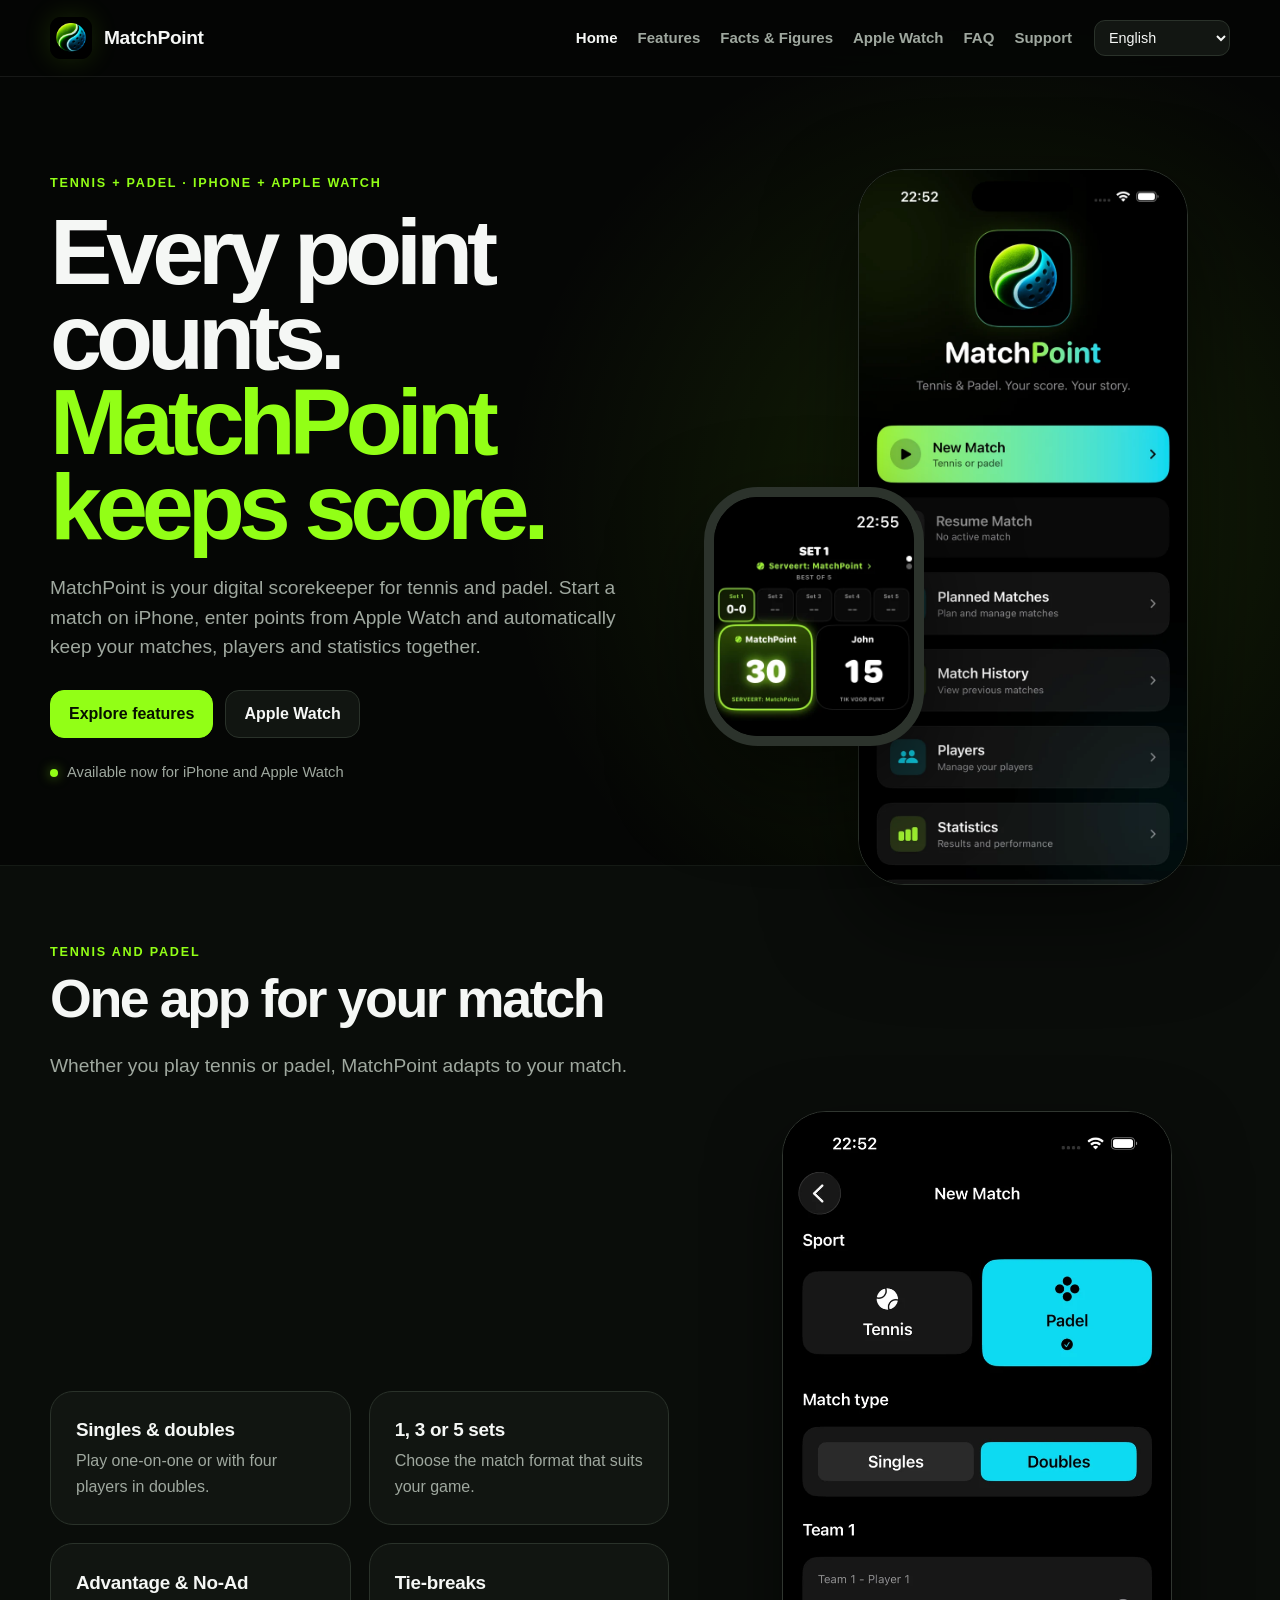
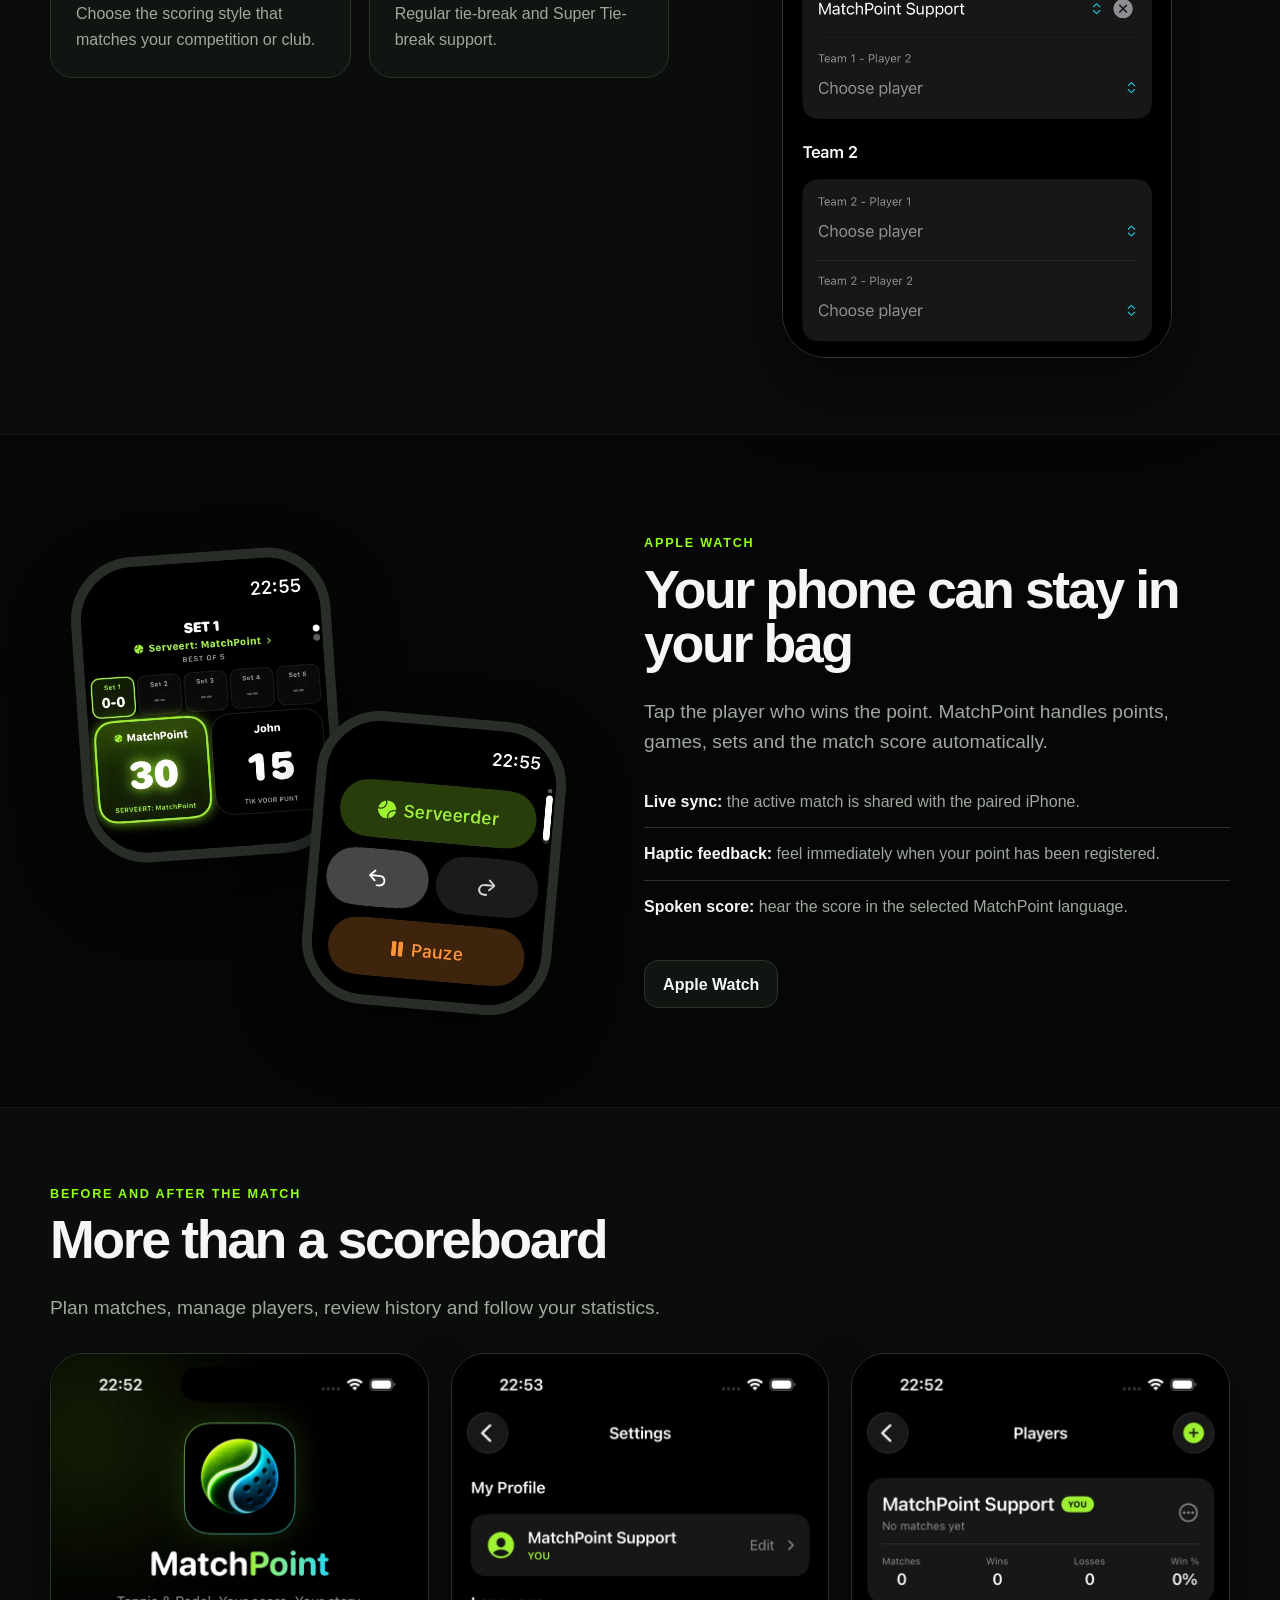
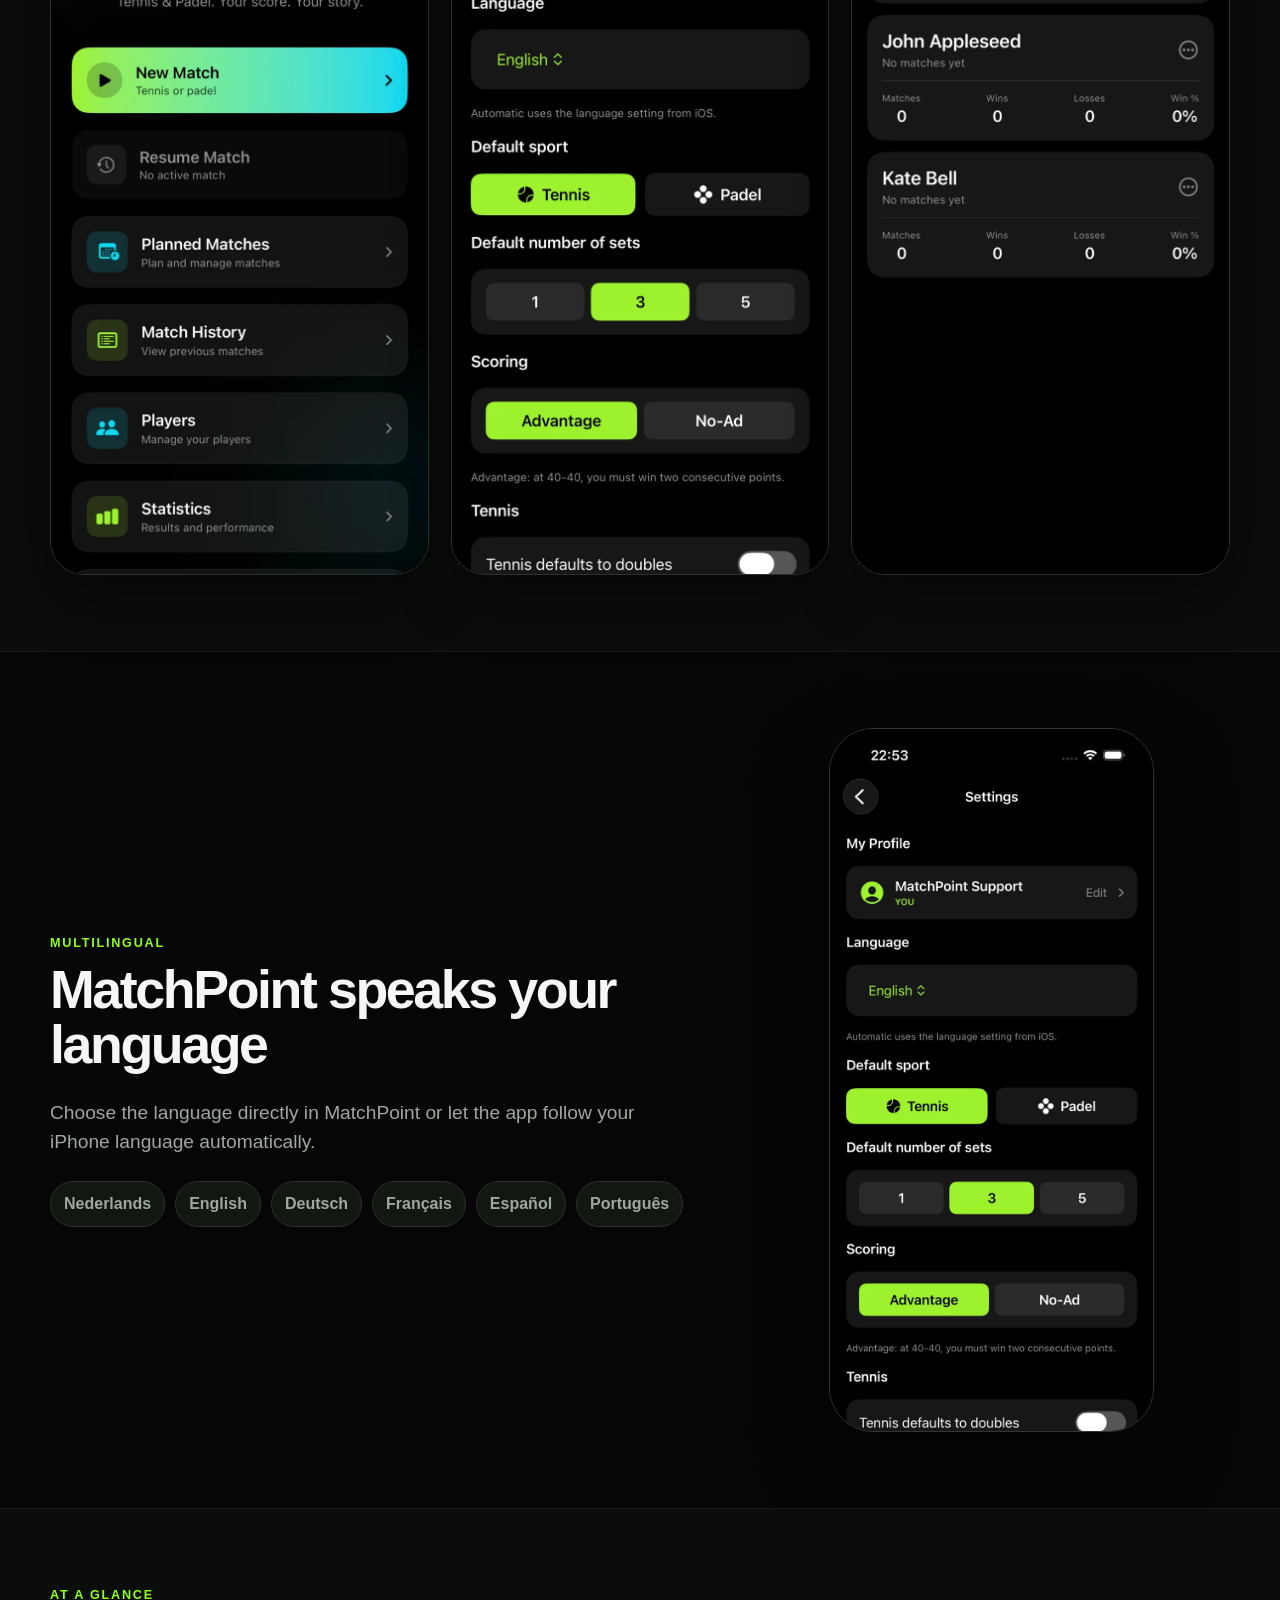
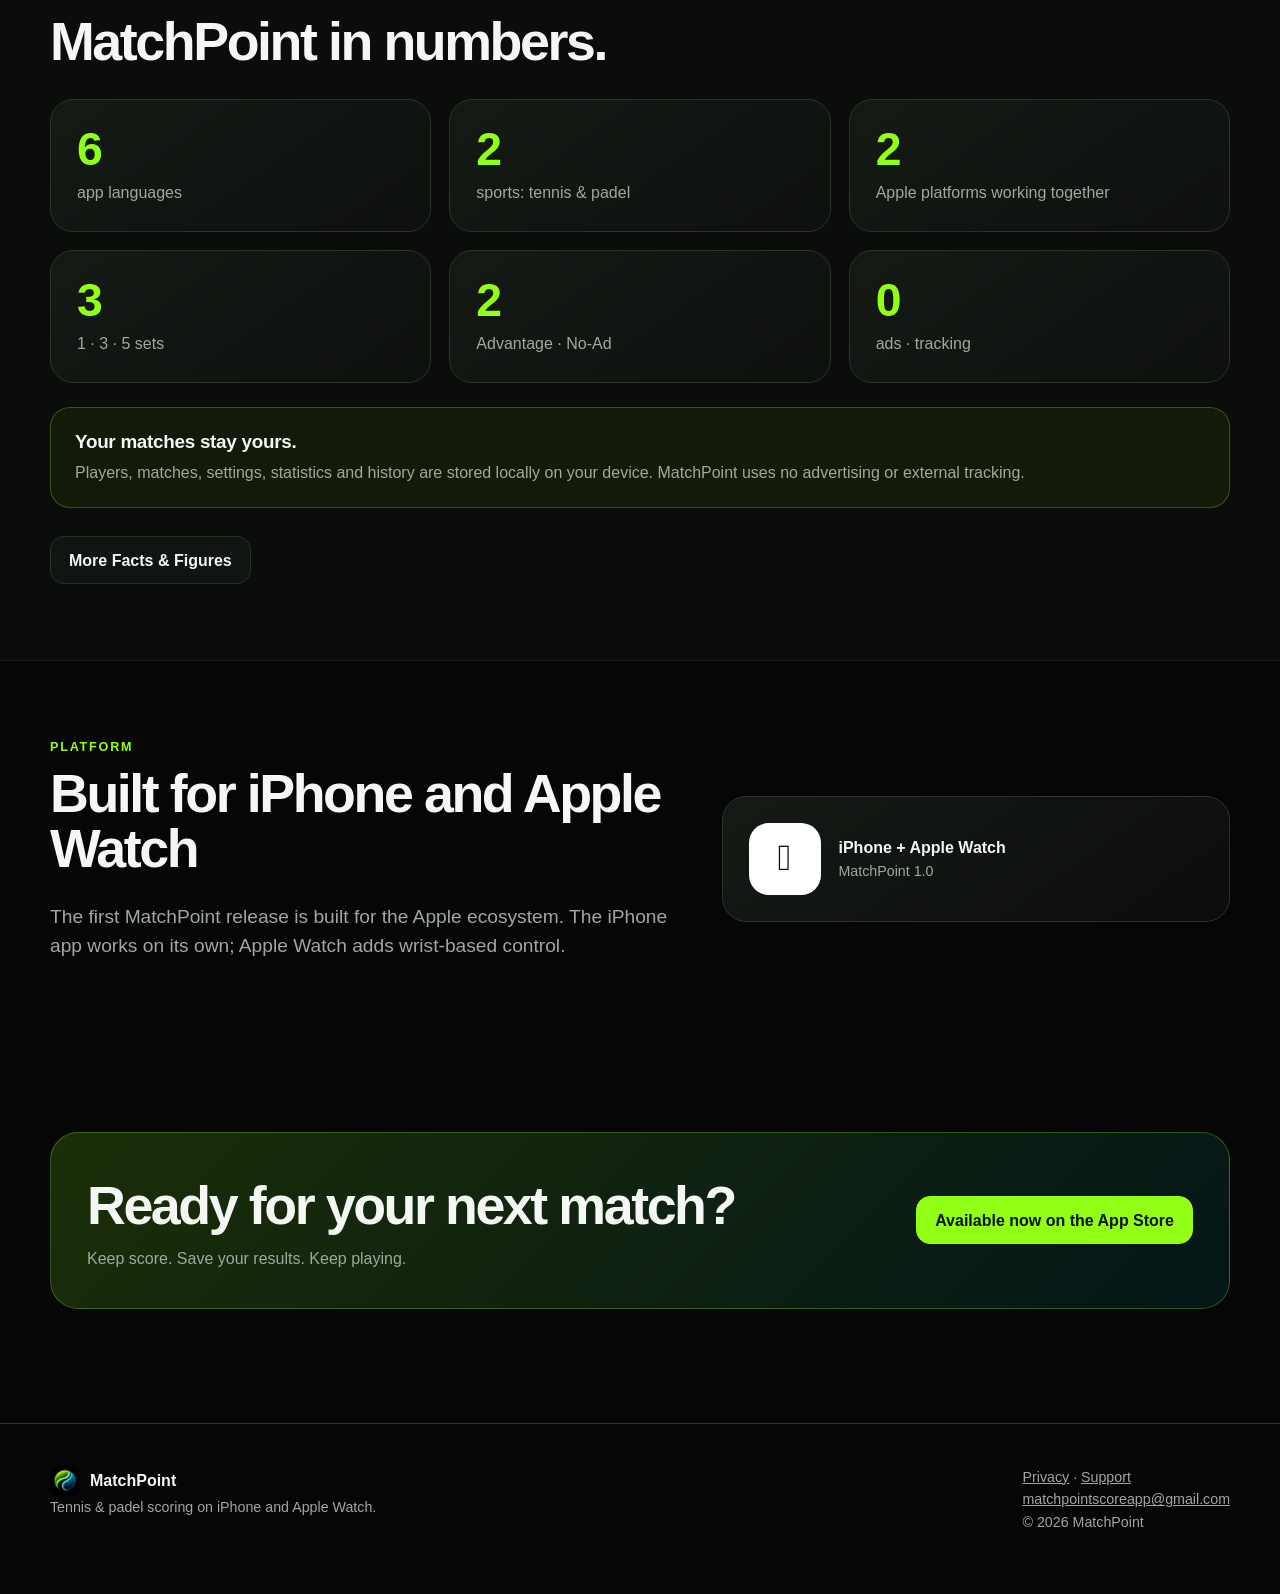
<file: index.html>
<!doctype html>
<html lang="en">
<head>
<meta charset="utf-8">
<meta name="viewport" content="width=device-width,initial-scale=1">
<title>MatchPoint</title>
<meta name="theme-color" content="#050605">
<link rel="icon" href="assets/matchpoint-icon.png">
<link rel="apple-touch-icon" href="assets/matchpoint-icon.png">
<link rel="stylesheet" href="assets/styles.css">
<script src="assets/site.js" defer></script>
</head>
<body>
<header><div class="wrap nav">
<a class="brand" href="index.html"><img src="assets/matchpoint-icon.png" alt="MatchPoint"><span>MatchPoint</span></a>
<div class="nav-right"><nav><a href="index.html" class="active" data-i18n="nav.home"></a><a href="features.html" data-i18n="nav.features"></a><a href="facts.html" data-i18n="nav.facts"></a><a href="watch.html" data-i18n="nav.watch"></a><a href="faq.html" data-i18n="nav.faq"></a><a href="support.html" data-i18n="nav.support"></a></nav>
<select id="langSelect" class="lang-select" aria-label="Language"><option value="nl">Nederlands</option><option value="en">English</option><option value="de">Deutsch</option><option value="fr">Français</option><option value="es">Español</option><option value="pt">Português</option></select></div>
</div></header>
<main>
<section class="hero"><div class="wrap hero-grid">
  <div>
    <div class="kicker" data-i18n="home.kicker"></div>
    <h1><span data-i18n="home.title1"></span><br><span class="accent" data-i18n="home.title2"></span></h1>
    <p class="lead" data-i18n="home.lead"></p>
    <div class="cta-row"><a class="btn primary" href="features.html" data-i18n="home.cta1"></a><a class="btn secondary" href="watch.html" data-i18n="home.cta2"></a></div>
    <div class="platform-note"><span class="dot"></span><span data-i18n="home.available"></span></div>
  </div>
  <div class="hero-visual">
    <figure class="product-shot iphone-shot"><img src="assets/screenshots/iphone-home.webp" alt="MatchPoint on iPhone"></figure>
    <figure class="product-shot watch-shot"><img src="assets/screenshots/watch-score.webp" alt="MatchPoint on Apple Watch"></figure>
  </div>
</div></section>

<section class="section alt"><div class="wrap">
  <div class="section-head"><div class="kicker" data-i18n="home.sports.kicker"></div><h2 data-i18n="home.sports.title"></h2><p class="lead" data-i18n="home.sports.lead"></p></div>
  <div class="feature-with-shot">
    <div class="grid-2 feature-cards">
      <div class="card"><h3 data-i18n="feat.1t"></h3><p data-i18n="feat.1d"></p></div>
      <div class="card"><h3 data-i18n="feat.4t"></h3><p data-i18n="feat.4d"></p></div>
      <div class="card"><h3 data-i18n="feat.2t"></h3><p data-i18n="feat.2d"></p></div>
      <div class="card"><h3 data-i18n="feat.3t"></h3><p data-i18n="feat.3d"></p></div>
    </div>
    <figure class="phone-showcase"><img src="assets/screenshots/iphone-new-match.webp" alt="New Match in MatchPoint"></figure>
  </div>
</div></section>

<section class="section"><div class="wrap watch-home-grid">
  <div class="watch-stack">
    <figure><img src="assets/screenshots/watch-score.webp" alt="MatchPoint score on Apple Watch"></figure>
    <figure><img src="assets/screenshots/watch-controls.webp" alt="MatchPoint controls on Apple Watch"></figure>
  </div>
  <div>
    <div class="kicker" data-i18n="home.watchsec.kicker"></div><h2 data-i18n="home.watchsec.title"></h2><p class="lead" data-i18n="home.watchsec.lead"></p>
    <ul class="list"><li><strong data-i18n="watch.l2t"></strong> <span data-i18n="watch.l2d"></span></li><li><strong data-i18n="home.haptic"></strong> <span data-i18n="home.haptictext"></span></li><li><strong data-i18n="watch.l3t"></strong> <span data-i18n="watch.l3d"></span></li></ul>
    <div class="cta-row"><a class="btn secondary" href="watch.html" data-i18n="home.cta2"></a></div>
  </div>
</div></section>

<section class="section alt"><div class="wrap">
  <div class="section-head"><div class="kicker" data-i18n="home.around.kicker"></div><h2 data-i18n="home.around.title"></h2><p class="lead" data-i18n="home.around.lead"></p></div>
  <div class="screen-gallery three"><figure><img src="assets/screenshots/iphone-home.webp" alt="MatchPoint home screen"></figure><figure><img src="assets/screenshots/iphone-settings.webp" alt="Settings in MatchPoint"></figure><figure><img src="assets/screenshots/iphone-players.webp" alt="Players in MatchPoint"></figure></div>
</div></section>

<section class="section"><div class="wrap language-grid">
  <div><div class="kicker" data-i18n="home.lang.kicker"></div><h2 data-i18n="home.lang.title"></h2><p class="lead" data-i18n="home.lang.lead"></p><div class="language-chips"><span>Nederlands</span><span>English</span><span>Deutsch</span><span>Français</span><span>Español</span><span>Português</span></div></div>
  <figure class="phone-showcase small-phone"><img src="assets/screenshots/iphone-settings.webp" alt="Language settings in MatchPoint"></figure>
</div></section>

<section class="section alt"><div class="wrap">
  <div class="section-head"><div class="kicker" data-i18n="home.facts.kicker"></div><h2 data-i18n="home.facts.title"></h2></div>
  <div class="grid-3"><div class="stat"><strong>6</strong><span data-i18n="home.stat1"></span></div><div class="stat"><strong>2</strong><span data-i18n="home.stat2"></span></div><div class="stat"><strong>2</strong><span data-i18n="home.stat3"></span></div><div class="stat"><strong>3</strong><span>1 · 3 · 5 sets</span></div><div class="stat"><strong>2</strong><span>Advantage · No-Ad</span></div><div class="stat"><strong>0</strong><span>ads · tracking</span></div></div>
  <div class="privacy-note"><h3 data-i18n="home.privacy.title"></h3><p data-i18n="home.privacy.text"></p></div>
  <div class="cta-row"><a class="btn secondary" href="facts.html" data-i18n="home.morefacts"></a></div>
</div></section>

<section class="section"><div class="wrap platform-grid"><div><div class="kicker" data-i18n="home.platform.kicker"></div><h2 data-i18n="home.platform.title"></h2><p class="lead" data-i18n="home.platform.text"></p></div><div class="platform-card"><div class="platform-icon"></div><div><strong>iPhone + Apple Watch</strong><div class="small">MatchPoint 1.0</div></div></div></div></section>

<section class="section"><div class="wrap"><div class="cta-band"><div><h2 data-i18n="home.final.title"></h2><p data-i18n="home.final.text"></p></div><span class="btn primary disabled-cta" data-i18n="home.final.cta"></span></div></div></section>
</main>
<footer><div class="wrap footer-grid"><div><div class="footer-brand"><img src="assets/matchpoint-icon.png" alt=""><span>MatchPoint</span></div><div class="small" data-i18n="footer.tagline"></div></div><div class="small"><a href="privacy.html" data-i18n="footer.privacy"></a> · <a href="support.html" data-i18n="footer.support"></a><br><a href="mailto:matchpointscoreapp@gmail.com">matchpointscoreapp@gmail.com</a><br>© 2026 MatchPoint</div></div></footer>
</body></html>
</file>
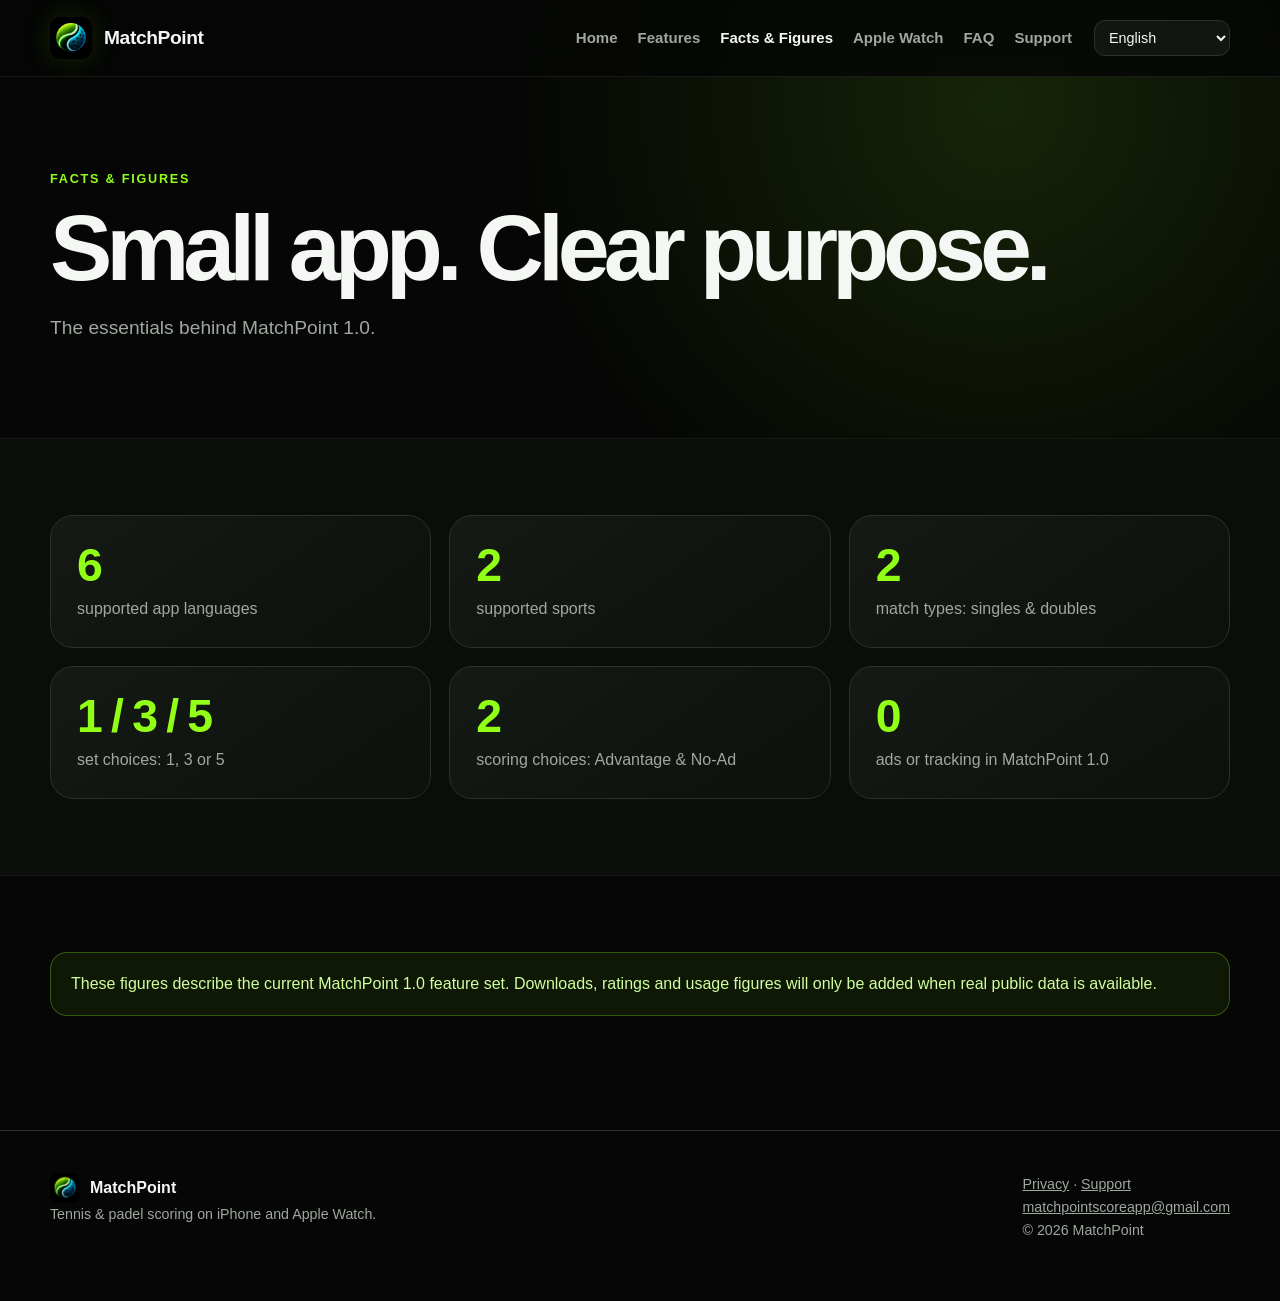
<file: facts.html>
<!doctype html>
<html lang="en">
<head>
<meta charset="utf-8">
<meta name="viewport" content="width=device-width,initial-scale=1">
<title>MatchPoint</title>
<meta name="theme-color" content="#050605">
<link rel="icon" href="assets/matchpoint-icon.png">
<link rel="apple-touch-icon" href="assets/matchpoint-icon.png">
<link rel="stylesheet" href="assets/styles.css">
<script src="assets/site.js" defer></script>
</head>
<body>
<header><div class="wrap nav">
<a class="brand" href="index.html"><img src="assets/matchpoint-icon.png" alt="MatchPoint"><span>MatchPoint</span></a>
<div class="nav-right"><nav><a href="index.html" class="" data-i18n="nav.home"></a><a href="features.html" class="" data-i18n="nav.features"></a><a href="facts.html" class="active" data-i18n="nav.facts"></a><a href="watch.html" class="" data-i18n="nav.watch"></a><a href="faq.html" class="" data-i18n="nav.faq"></a><a href="support.html" class="" data-i18n="nav.support"></a></nav>
<select id="langSelect" class="lang-select" aria-label="Language">
<option value="nl">Nederlands</option><option value="en">English</option><option value="de">Deutsch</option><option value="fr">Français</option><option value="es">Español</option><option value="pt">Português</option>
</select></div>
</div></header>
<main><section class="hero"><div class="wrap"><div class="kicker" data-i18n="facts.kicker"></div><h1 data-i18n="facts.title"></h1><p class="lead" data-i18n="facts.lead"></p></div></section><section class="section alt"><div class="wrap grid-3"><div class="stat"><strong>6</strong><span data-i18n="facts.s1"></span></div><div class="stat"><strong>2</strong><span data-i18n="facts.s2"></span></div><div class="stat"><strong>2</strong><span data-i18n="facts.s3"></span></div><div class="stat"><strong>1 / 3 / 5</strong><span data-i18n="facts.s4"></span></div><div class="stat"><strong>2</strong><span data-i18n="facts.s5"></span></div><div class="stat"><strong>0</strong><span data-i18n="facts.s6"></span></div></div></section><section class="section"><div class="wrap"><div class="notice" data-i18n="facts.note"></div></div></section></main>
<footer><div class="wrap footer-grid"><div><div class="footer-brand"><img src="assets/matchpoint-icon.png" alt=""><span>MatchPoint</span></div><div class="small" data-i18n="footer.tagline"></div></div><div class="small"><a href="privacy.html" data-i18n="footer.privacy"></a> · <a href="support.html" data-i18n="footer.support"></a><br><a href="mailto:matchpointscoreapp@gmail.com">matchpointscoreapp@gmail.com</a><br>© 2026 MatchPoint</div></div></footer>
</body></html>
</file>
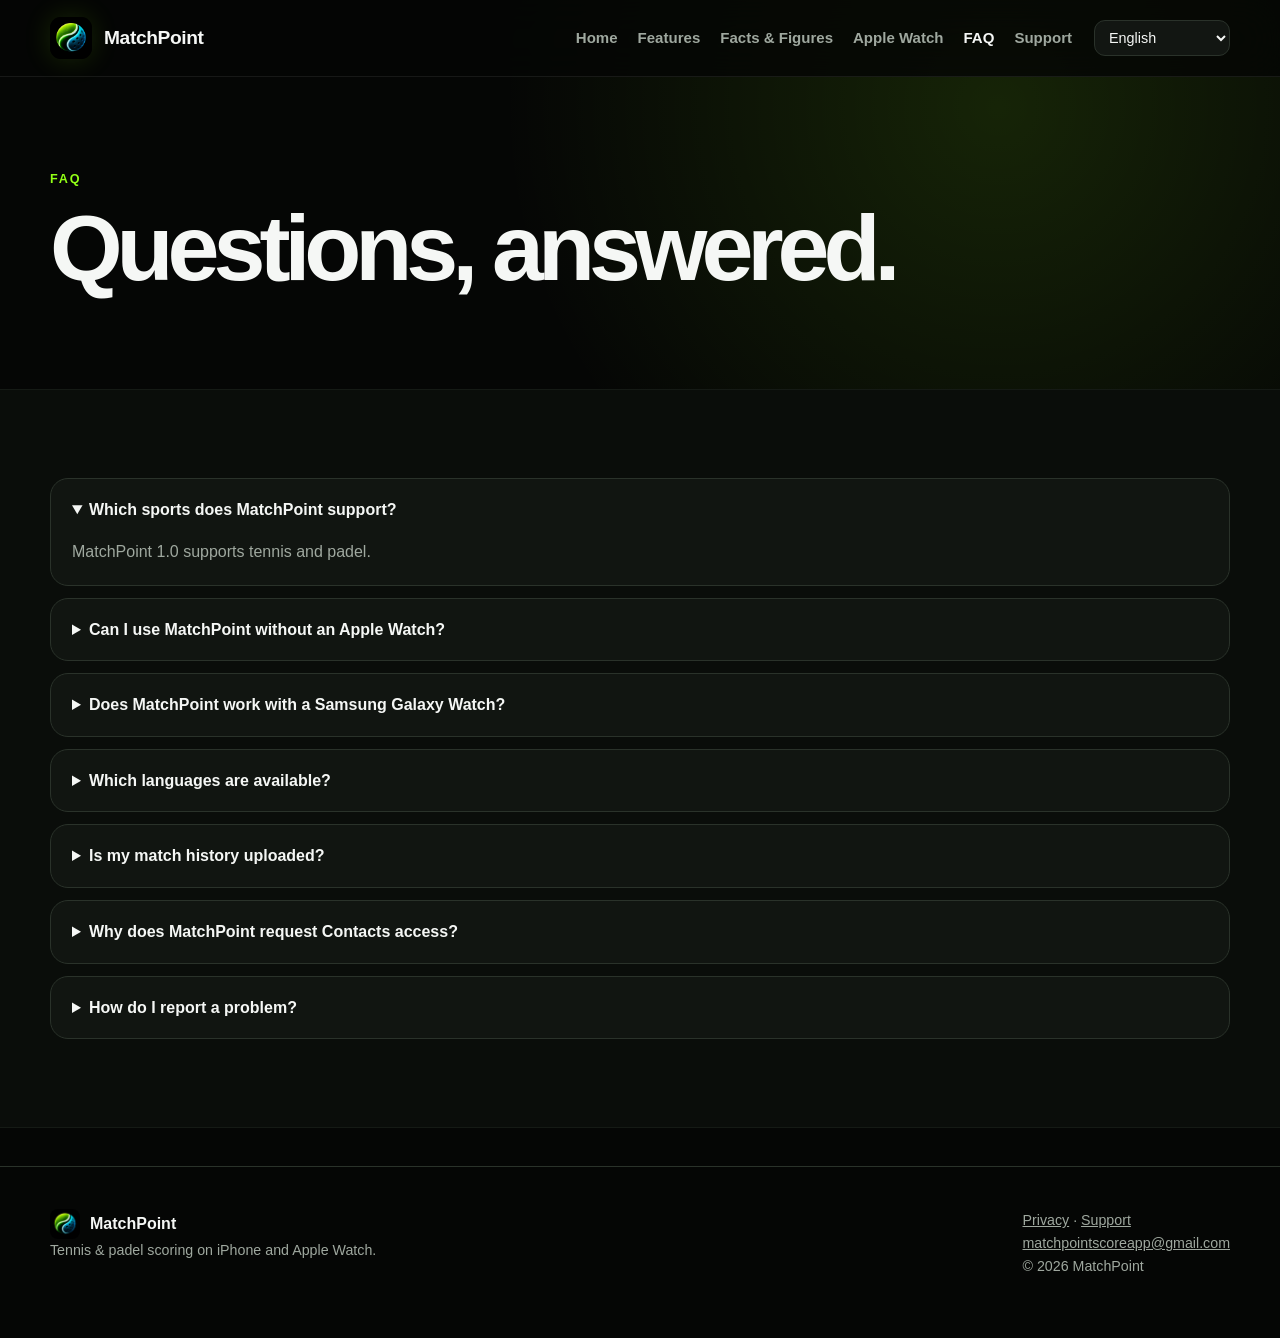
<file: faq.html>
<!doctype html>
<html lang="en">
<head>
<meta charset="utf-8">
<meta name="viewport" content="width=device-width,initial-scale=1">
<title>MatchPoint</title>
<meta name="theme-color" content="#050605">
<link rel="icon" href="assets/matchpoint-icon.png">
<link rel="apple-touch-icon" href="assets/matchpoint-icon.png">
<link rel="stylesheet" href="assets/styles.css">
<script src="assets/site.js" defer></script>
</head>
<body>
<header><div class="wrap nav">
<a class="brand" href="index.html"><img src="assets/matchpoint-icon.png" alt="MatchPoint"><span>MatchPoint</span></a>
<div class="nav-right"><nav><a href="index.html" class="" data-i18n="nav.home"></a><a href="features.html" class="" data-i18n="nav.features"></a><a href="facts.html" class="" data-i18n="nav.facts"></a><a href="watch.html" class="" data-i18n="nav.watch"></a><a href="faq.html" class="active" data-i18n="nav.faq"></a><a href="support.html" class="" data-i18n="nav.support"></a></nav>
<select id="langSelect" class="lang-select" aria-label="Language">
<option value="nl">Nederlands</option><option value="en">English</option><option value="de">Deutsch</option><option value="fr">Français</option><option value="es">Español</option><option value="pt">Português</option>
</select></div>
</div></header>
<main><section class="hero"><div class="wrap"><div class="kicker" data-i18n="faq.kicker"></div><h1 data-i18n="faq.title"></h1></div></section><section class="section alt"><div class="wrap faq"><details open><summary data-i18n="faq.q1"></summary><p data-i18n="faq.a1"></p></details><details ><summary data-i18n="faq.q2"></summary><p data-i18n="faq.a2"></p></details><details ><summary data-i18n="faq.q3"></summary><p data-i18n="faq.a3"></p></details><details ><summary data-i18n="faq.q4"></summary><p data-i18n="faq.a4"></p></details><details ><summary data-i18n="faq.q5"></summary><p data-i18n="faq.a5"></p></details><details ><summary data-i18n="faq.q6"></summary><p data-i18n="faq.a6"></p></details><details ><summary data-i18n="faq.q7"></summary><p data-i18n="faq.a7"></p></details></div></section></main>
<footer><div class="wrap footer-grid"><div><div class="footer-brand"><img src="assets/matchpoint-icon.png" alt=""><span>MatchPoint</span></div><div class="small" data-i18n="footer.tagline"></div></div><div class="small"><a href="privacy.html" data-i18n="footer.privacy"></a> · <a href="support.html" data-i18n="footer.support"></a><br><a href="mailto:matchpointscoreapp@gmail.com">matchpointscoreapp@gmail.com</a><br>© 2026 MatchPoint</div></div></footer>
</body></html>
</file>
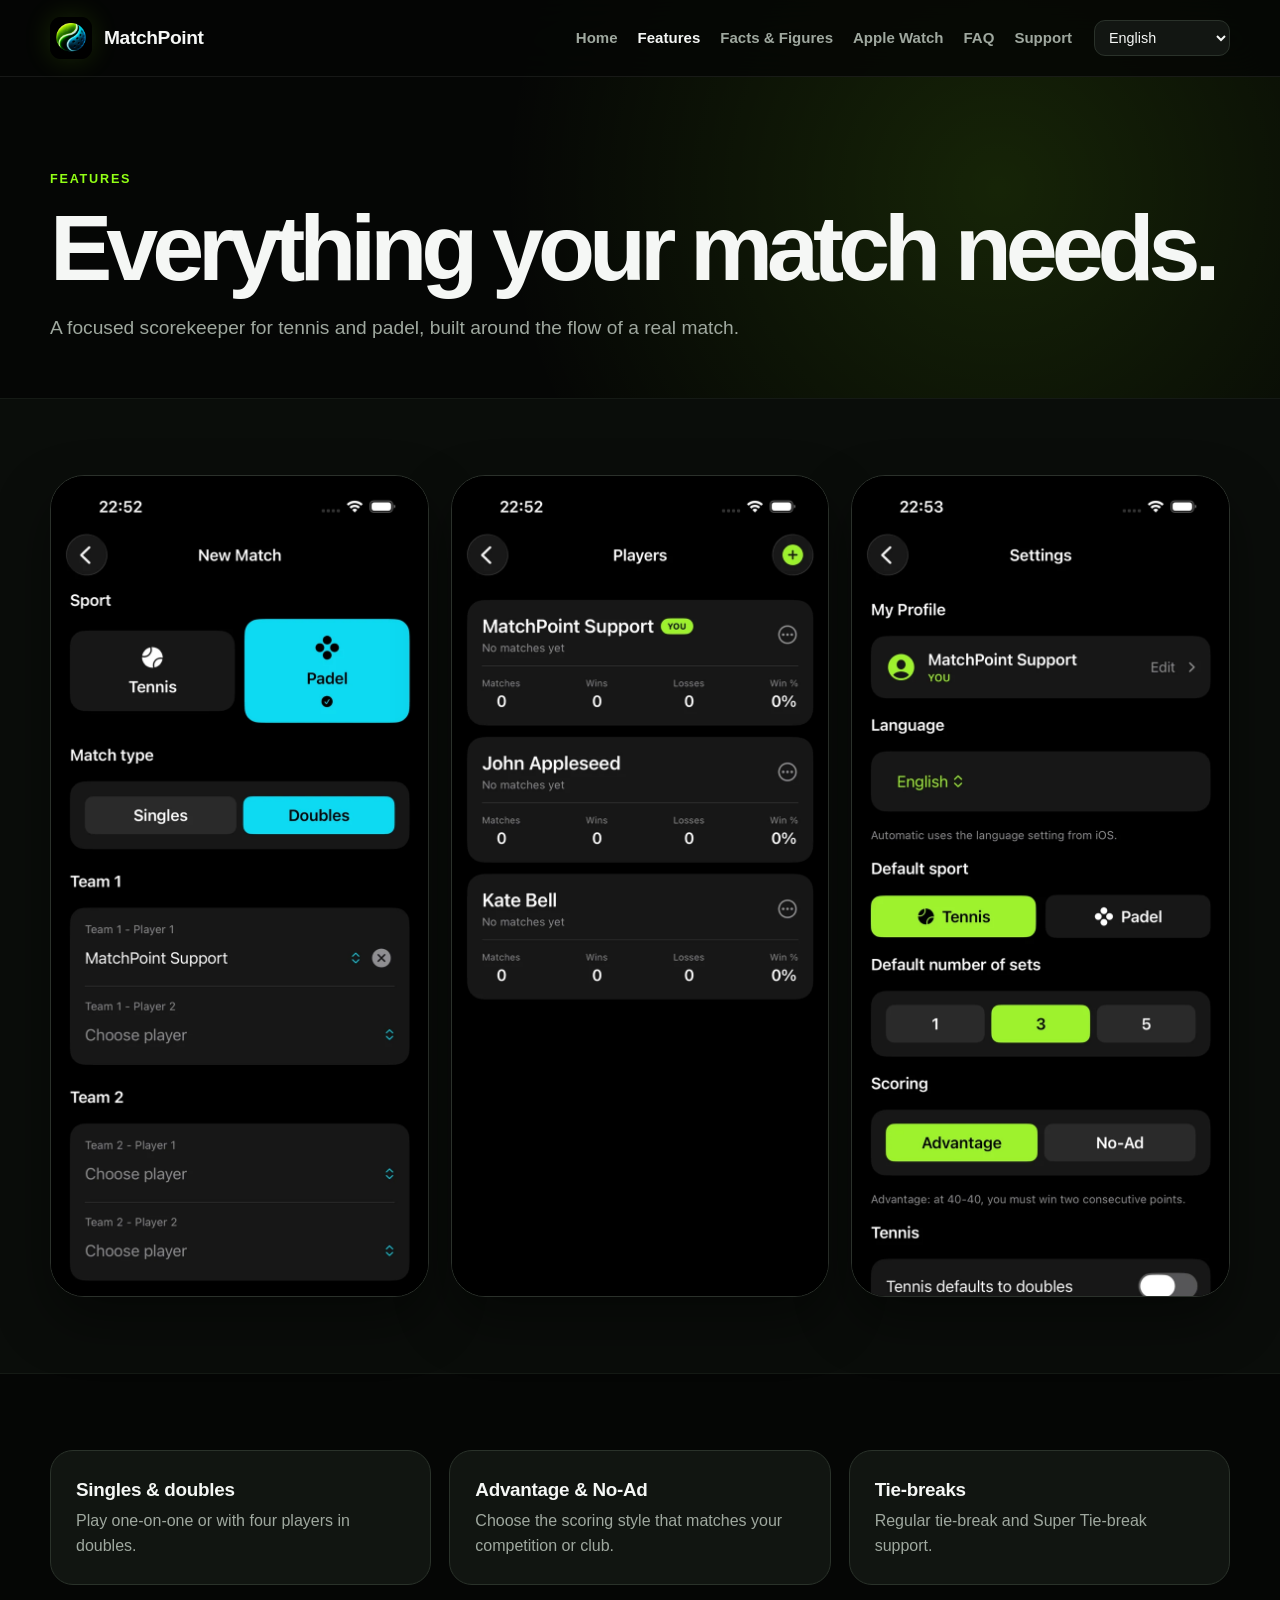
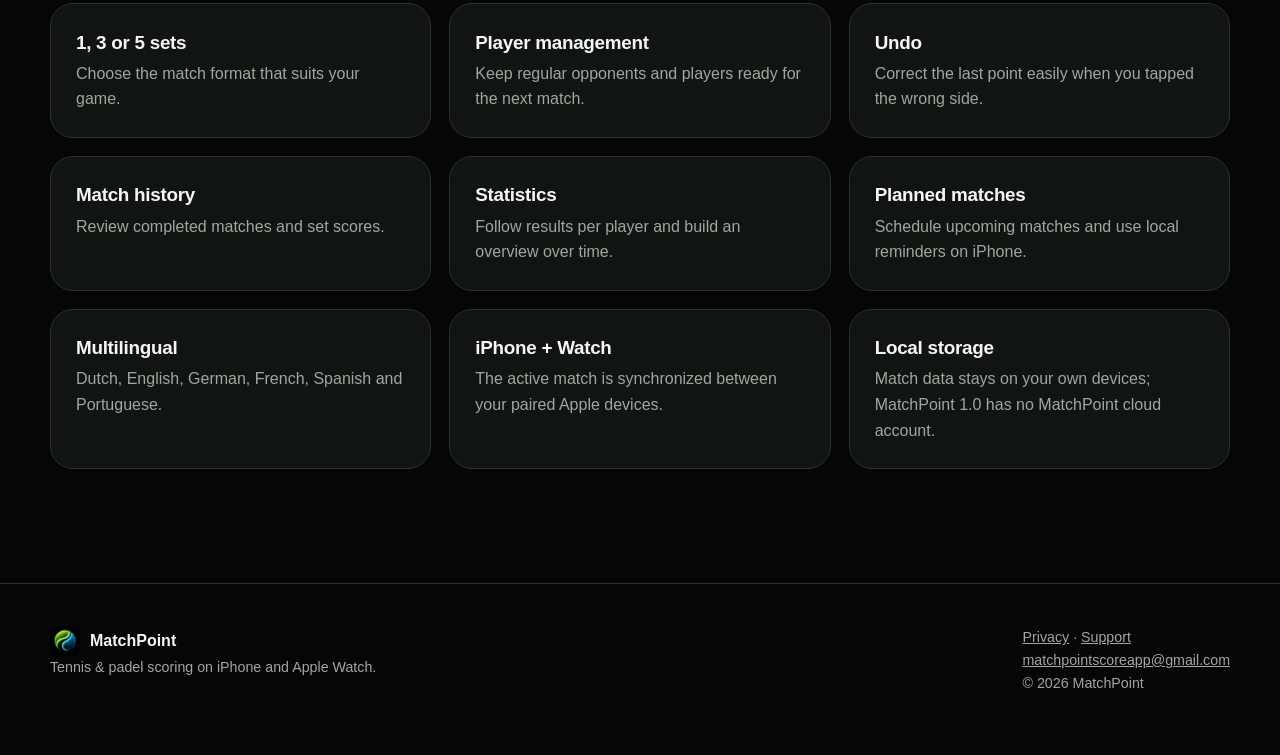
<file: features.html>
<!doctype html><html lang="en"><head><meta charset="utf-8"><meta name="viewport" content="width=device-width,initial-scale=1"><title>MatchPoint</title><meta name="theme-color" content="#050605"><link rel="icon" href="assets/matchpoint-icon.png"><link rel="apple-touch-icon" href="assets/matchpoint-icon.png"><link rel="stylesheet" href="assets/styles.css"><script src="assets/site.js" defer></script></head><body>
<header><div class="wrap nav"><a class="brand" href="index.html"><img src="assets/matchpoint-icon.png" alt="MatchPoint"><span>MatchPoint</span></a><div class="nav-right"><nav><a href="index.html" data-i18n="nav.home"></a><a href="features.html" class="active" data-i18n="nav.features"></a><a href="facts.html" data-i18n="nav.facts"></a><a href="watch.html" data-i18n="nav.watch"></a><a href="faq.html" data-i18n="nav.faq"></a><a href="support.html" data-i18n="nav.support"></a></nav><select id="langSelect" class="lang-select" aria-label="Language"><option value="nl">Nederlands</option><option value="en">English</option><option value="de">Deutsch</option><option value="fr">Français</option><option value="es">Español</option><option value="pt">Português</option></select></div></div></header>
<main><section class="hero compact"><div class="wrap"><div class="kicker" data-i18n="features.kicker"></div><h1 data-i18n="features.title"></h1><p class="lead" data-i18n="features.lead"></p></div></section>
<section class="section alt"><div class="wrap"><div class="screen-gallery three"><figure><img src="assets/screenshots/iphone-new-match.webp" alt="New Match"></figure><figure><img src="assets/screenshots/iphone-players.webp" alt="Players"></figure><figure><img src="assets/screenshots/iphone-settings.webp" alt="Settings"></figure></div></div></section>
<section class="section"><div class="wrap grid-3"><div class="card"><h3 data-i18n="feat.1t"></h3><p data-i18n="feat.1d"></p></div><div class="card"><h3 data-i18n="feat.2t"></h3><p data-i18n="feat.2d"></p></div><div class="card"><h3 data-i18n="feat.3t"></h3><p data-i18n="feat.3d"></p></div><div class="card"><h3 data-i18n="feat.4t"></h3><p data-i18n="feat.4d"></p></div><div class="card"><h3 data-i18n="feat.5t"></h3><p data-i18n="feat.5d"></p></div><div class="card"><h3 data-i18n="feat.6t"></h3><p data-i18n="feat.6d"></p></div><div class="card"><h3 data-i18n="feat.7t"></h3><p data-i18n="feat.7d"></p></div><div class="card"><h3 data-i18n="feat.8t"></h3><p data-i18n="feat.8d"></p></div><div class="card"><h3 data-i18n="feat.9t"></h3><p data-i18n="feat.9d"></p></div><div class="card"><h3 data-i18n="feat.10t"></h3><p data-i18n="feat.10d"></p></div><div class="card"><h3 data-i18n="feat.11t"></h3><p data-i18n="feat.11d"></p></div><div class="card"><h3 data-i18n="feat.12t"></h3><p data-i18n="feat.12d"></p></div></div></section></main>
<footer><div class="wrap footer-grid"><div><div class="footer-brand"><img src="assets/matchpoint-icon.png" alt=""><span>MatchPoint</span></div><div class="small" data-i18n="footer.tagline"></div></div><div class="small"><a href="privacy.html" data-i18n="footer.privacy"></a> · <a href="support.html" data-i18n="footer.support"></a><br><a href="mailto:matchpointscoreapp@gmail.com">matchpointscoreapp@gmail.com</a><br>© 2026 MatchPoint</div></div></footer></body></html>
</file>
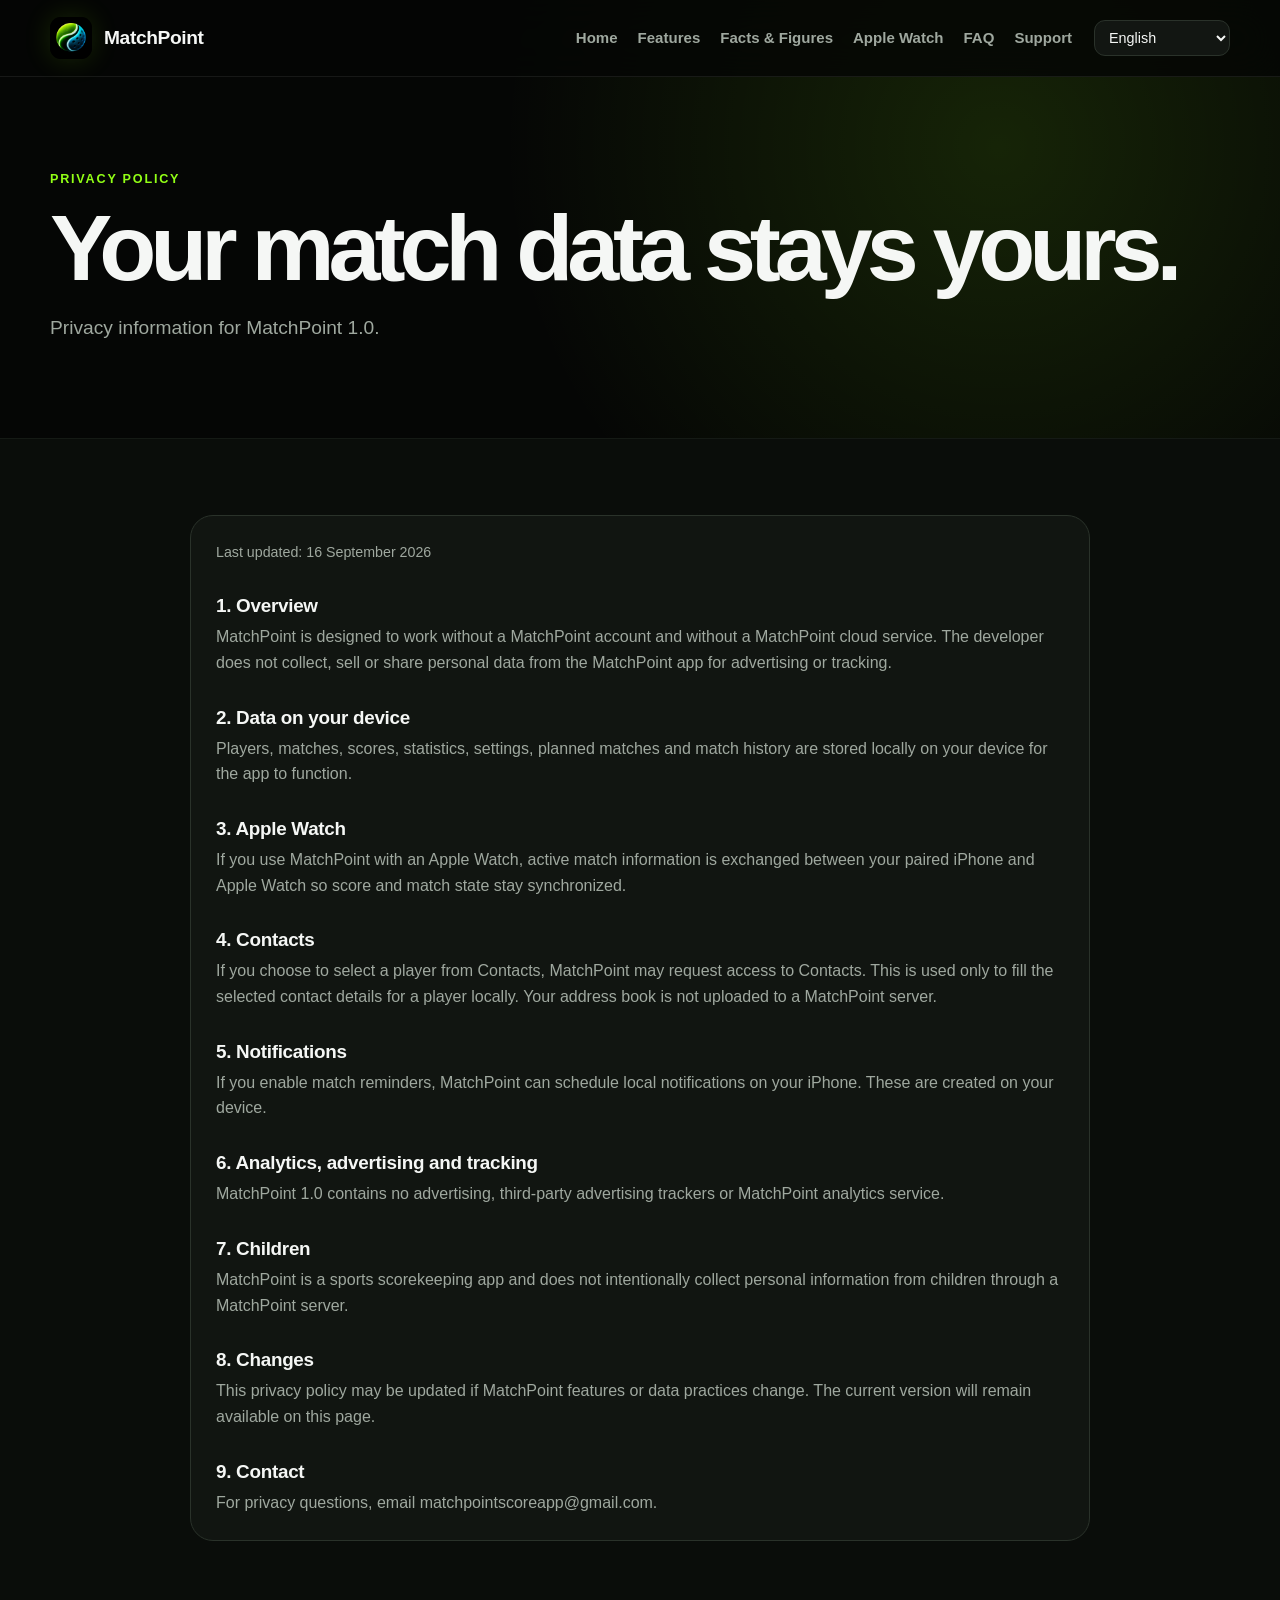
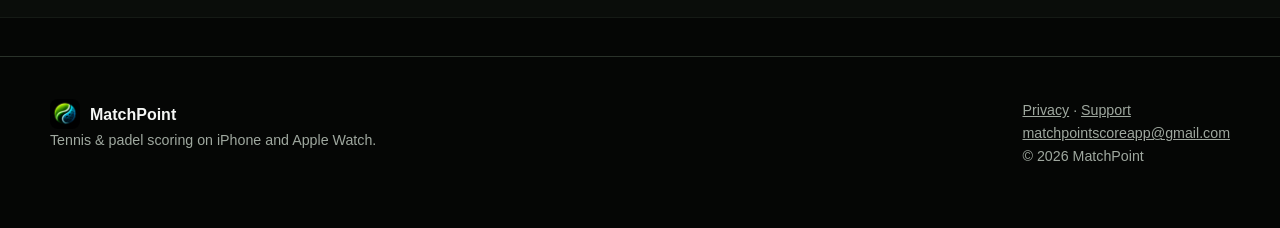
<file: privacy.html>
<!doctype html>
<html lang="en">
<head>
<meta charset="utf-8">
<meta name="viewport" content="width=device-width,initial-scale=1">
<title>MatchPoint</title>
<meta name="theme-color" content="#050605">
<link rel="icon" href="assets/matchpoint-icon.png">
<link rel="apple-touch-icon" href="assets/matchpoint-icon.png">
<link rel="stylesheet" href="assets/styles.css">
<script src="assets/site.js" defer></script>
</head>
<body>
<header><div class="wrap nav">
<a class="brand" href="index.html"><img src="assets/matchpoint-icon.png" alt="MatchPoint"><span>MatchPoint</span></a>
<div class="nav-right"><nav><a href="index.html" class="" data-i18n="nav.home"></a><a href="features.html" class="" data-i18n="nav.features"></a><a href="facts.html" class="" data-i18n="nav.facts"></a><a href="watch.html" class="" data-i18n="nav.watch"></a><a href="faq.html" class="" data-i18n="nav.faq"></a><a href="support.html" class="" data-i18n="nav.support"></a></nav>
<select id="langSelect" class="lang-select" aria-label="Language">
<option value="nl">Nederlands</option><option value="en">English</option><option value="de">Deutsch</option><option value="fr">Français</option><option value="es">Español</option><option value="pt">Português</option>
</select></div>
</div></header>
<main><section class="hero"><div class="wrap"><div class="kicker" data-i18n="privacy.kicker"></div><h1 data-i18n="privacy.title"></h1><p class="lead" data-i18n="privacy.lead"></p></div></section><section class="section alt"><div class="wrap policy"><div class="card"><div class="small" data-i18n="privacy.updated"></div><h3 data-i18n="privacy.h1"></h3><p data-i18n="privacy.p1"></p><h3 data-i18n="privacy.h2"></h3><p data-i18n="privacy.p2"></p><h3 data-i18n="privacy.h3"></h3><p data-i18n="privacy.p3"></p><h3 data-i18n="privacy.h4"></h3><p data-i18n="privacy.p4"></p><h3 data-i18n="privacy.h5"></h3><p data-i18n="privacy.p5"></p><h3 data-i18n="privacy.h6"></h3><p data-i18n="privacy.p6"></p><h3 data-i18n="privacy.h7"></h3><p data-i18n="privacy.p7"></p><h3 data-i18n="privacy.h8"></h3><p data-i18n="privacy.p8"></p><h3 data-i18n="privacy.h9"></h3><p data-i18n="privacy.p9"></p></div></div></section></main>
<footer><div class="wrap footer-grid"><div><div class="footer-brand"><img src="assets/matchpoint-icon.png" alt=""><span>MatchPoint</span></div><div class="small" data-i18n="footer.tagline"></div></div><div class="small"><a href="privacy.html" data-i18n="footer.privacy"></a> · <a href="support.html" data-i18n="footer.support"></a><br><a href="mailto:matchpointscoreapp@gmail.com">matchpointscoreapp@gmail.com</a><br>© 2026 MatchPoint</div></div></footer>
</body></html>
</file>
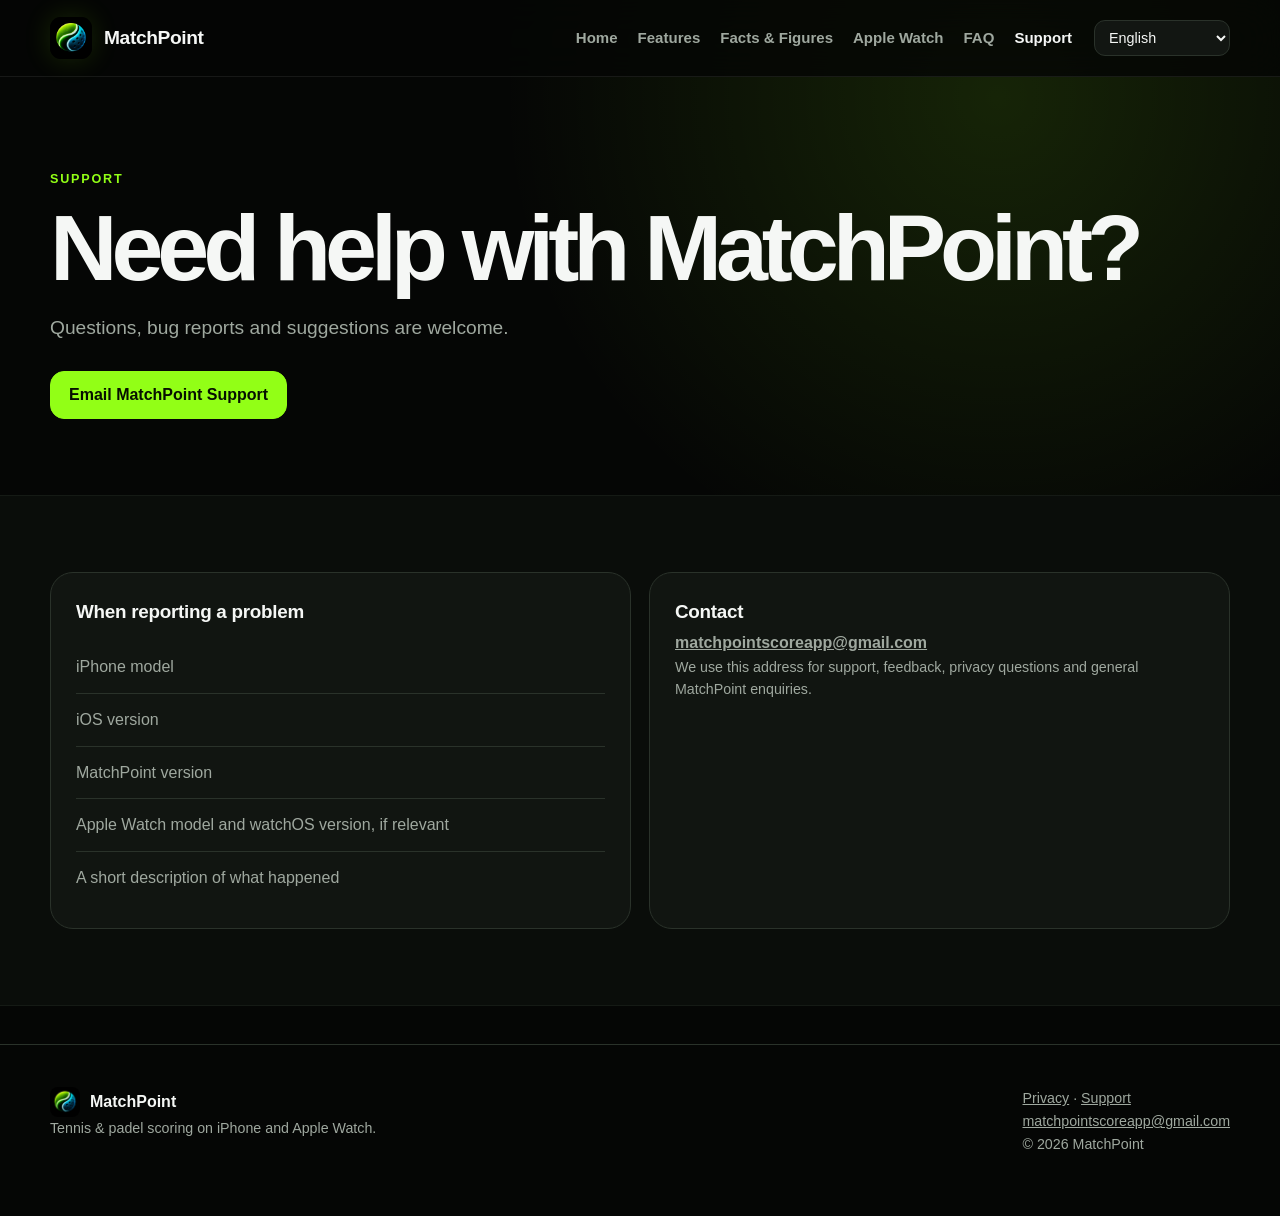
<file: support.html>
<!doctype html>
<html lang="en">
<head>
<meta charset="utf-8">
<meta name="viewport" content="width=device-width,initial-scale=1">
<title>MatchPoint</title>
<meta name="theme-color" content="#050605">
<link rel="icon" href="assets/matchpoint-icon.png">
<link rel="apple-touch-icon" href="assets/matchpoint-icon.png">
<link rel="stylesheet" href="assets/styles.css">
<script src="assets/site.js" defer></script>
</head>
<body>
<header><div class="wrap nav">
<a class="brand" href="index.html"><img src="assets/matchpoint-icon.png" alt="MatchPoint"><span>MatchPoint</span></a>
<div class="nav-right"><nav><a href="index.html" class="" data-i18n="nav.home"></a><a href="features.html" class="" data-i18n="nav.features"></a><a href="facts.html" class="" data-i18n="nav.facts"></a><a href="watch.html" class="" data-i18n="nav.watch"></a><a href="faq.html" class="" data-i18n="nav.faq"></a><a href="support.html" class="active" data-i18n="nav.support"></a></nav>
<select id="langSelect" class="lang-select" aria-label="Language">
<option value="nl">Nederlands</option><option value="en">English</option><option value="de">Deutsch</option><option value="fr">Français</option><option value="es">Español</option><option value="pt">Português</option>
</select></div>
</div></header>
<main><section class="hero"><div class="wrap"><div class="kicker" data-i18n="support.kicker"></div><h1 data-i18n="support.title"></h1><p class="lead" data-i18n="support.lead"></p><div class="cta-row"><a class="btn primary" href="mailto:matchpointscoreapp@gmail.com" data-i18n="support.mail"></a></div></div></section><section class="section alt"><div class="wrap grid-2"><div class="card"><h3 data-i18n="support.problem"></h3><ul class="list"><li data-i18n="support.i1"></li><li data-i18n="support.i2"></li><li data-i18n="support.i3"></li><li data-i18n="support.i4"></li><li data-i18n="support.i5"></li></ul></div><div class="card"><h3 data-i18n="support.contact"></h3><p><a href="mailto:matchpointscoreapp@gmail.com"><strong>matchpointscoreapp@gmail.com</strong></a></p><p class="small" data-i18n="support.use"></p></div></div></section></main>
<footer><div class="wrap footer-grid"><div><div class="footer-brand"><img src="assets/matchpoint-icon.png" alt=""><span>MatchPoint</span></div><div class="small" data-i18n="footer.tagline"></div></div><div class="small"><a href="privacy.html" data-i18n="footer.privacy"></a> · <a href="support.html" data-i18n="footer.support"></a><br><a href="mailto:matchpointscoreapp@gmail.com">matchpointscoreapp@gmail.com</a><br>© 2026 MatchPoint</div></div></footer>
</body></html>
</file>
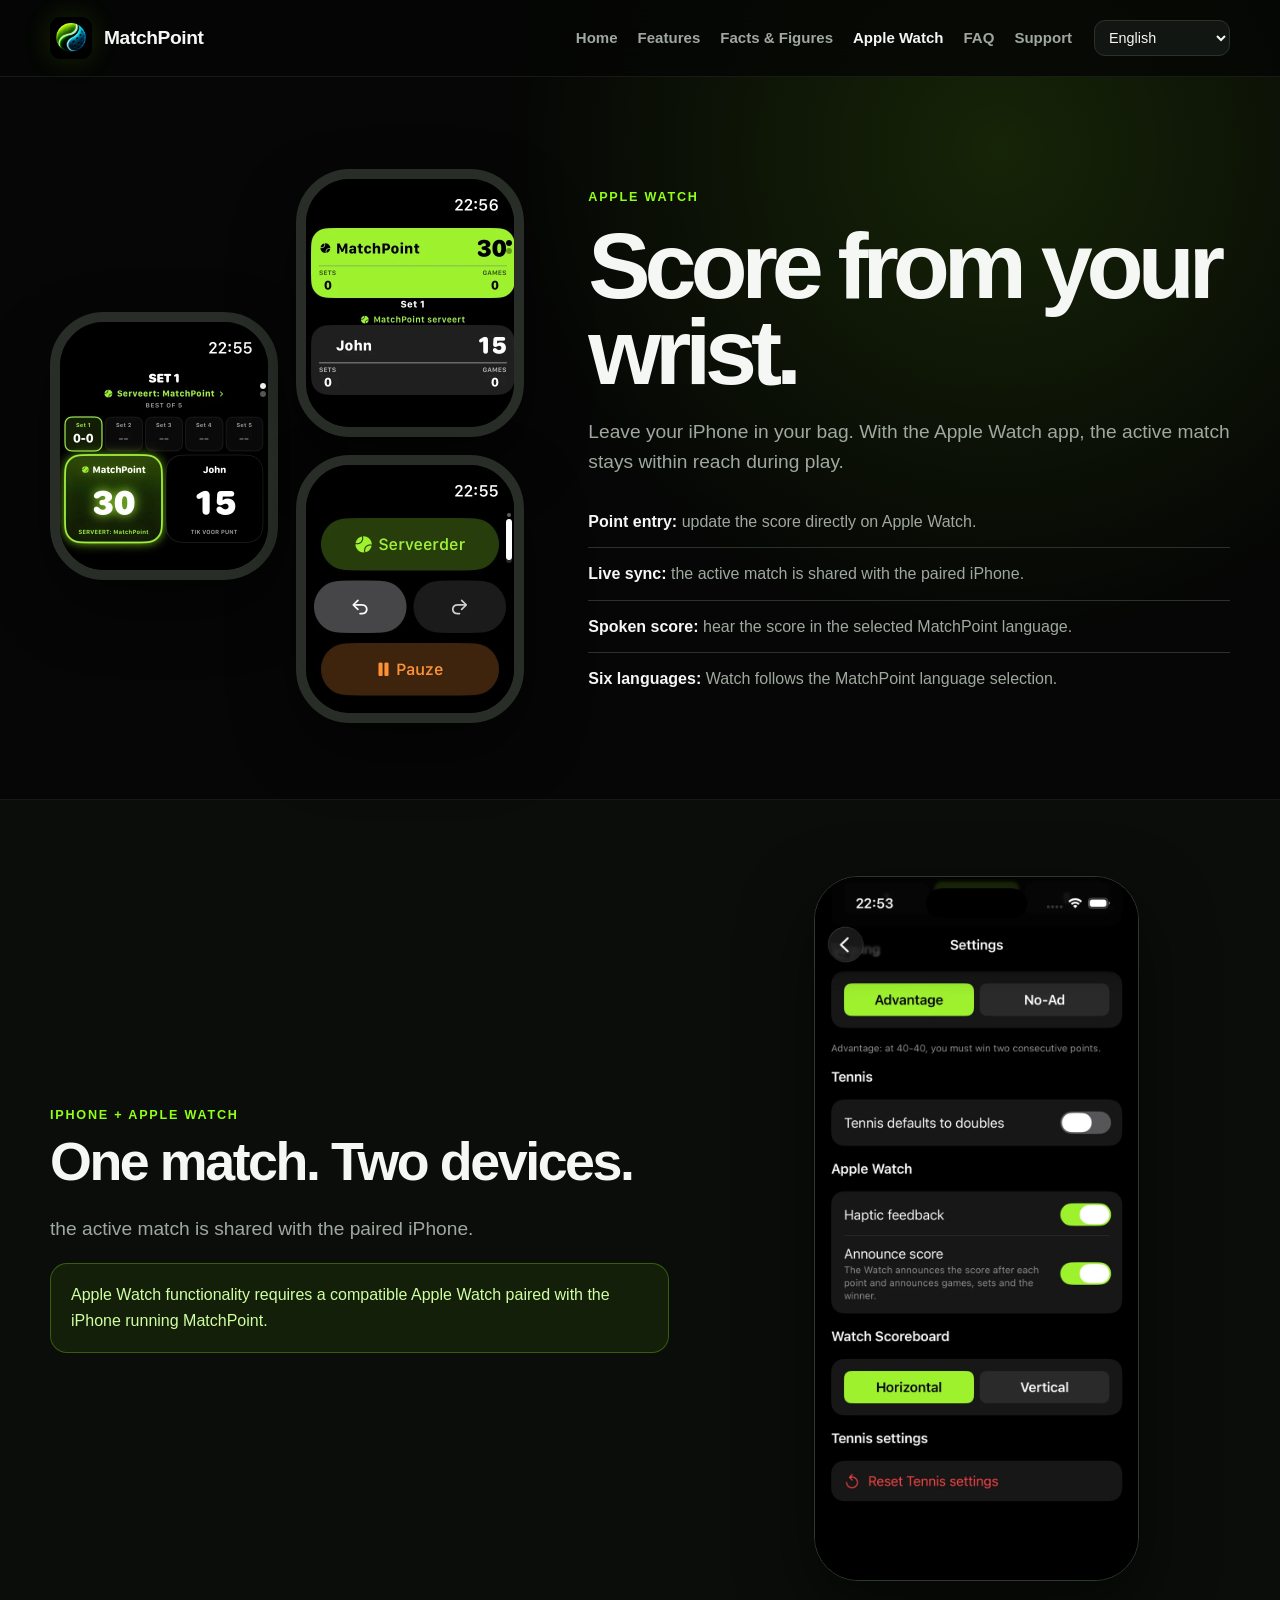
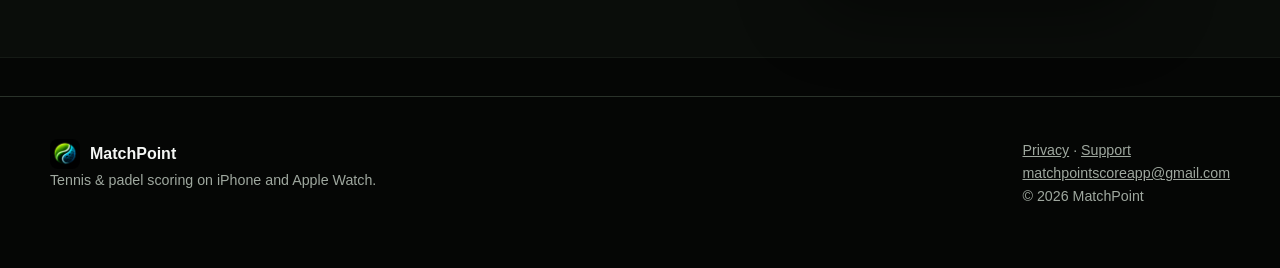
<file: watch.html>
<!doctype html><html lang="en"><head><meta charset="utf-8"><meta name="viewport" content="width=device-width,initial-scale=1"><title>MatchPoint</title><meta name="theme-color" content="#050605"><link rel="icon" href="assets/matchpoint-icon.png"><link rel="apple-touch-icon" href="assets/matchpoint-icon.png"><link rel="stylesheet" href="assets/styles.css"><script src="assets/site.js" defer></script></head><body>
<header><div class="wrap nav"><a class="brand" href="index.html"><img src="assets/matchpoint-icon.png" alt="MatchPoint"><span>MatchPoint</span></a><div class="nav-right"><nav><a href="index.html" data-i18n="nav.home"></a><a href="features.html" data-i18n="nav.features"></a><a href="facts.html" data-i18n="nav.facts"></a><a href="watch.html" class="active" data-i18n="nav.watch"></a><a href="faq.html" data-i18n="nav.faq"></a><a href="support.html" data-i18n="nav.support"></a></nav><select id="langSelect" class="lang-select" aria-label="Language"><option value="nl">Nederlands</option><option value="en">English</option><option value="de">Deutsch</option><option value="fr">Français</option><option value="es">Español</option><option value="pt">Português</option></select></div></div></header>
<main><section class="hero"><div class="wrap watch-feature"><div class="watch-real-grid"><figure><img src="assets/screenshots/watch-score.webp" alt="Score on Apple Watch"></figure><figure><img src="assets/screenshots/watch-scoreboard.webp" alt="Scoreboard on Apple Watch"></figure><figure><img src="assets/screenshots/watch-controls.webp" alt="Match controls on Apple Watch"></figure></div><div><div class="kicker" data-i18n="watch.kicker"></div><h1 data-i18n="watch.title"></h1><p class="lead" data-i18n="watch.lead"></p><ul class="list"><li><strong data-i18n="watch.l1t"></strong> <span data-i18n="watch.l1d"></span></li><li><strong data-i18n="watch.l2t"></strong> <span data-i18n="watch.l2d"></span></li><li><strong data-i18n="watch.l3t"></strong> <span data-i18n="watch.l3d"></span></li><li><strong data-i18n="watch.l4t"></strong> <span data-i18n="watch.l4d"></span></li></ul></div></div></section>
<section class="section alt"><div class="wrap feature-with-shot"><div><div class="kicker" data-i18n="watch.sync.kicker"></div><h2 data-i18n="watch.sync.title"></h2><p class="lead" data-i18n="watch.l2d"></p><div class="notice" data-i18n="watch.note"></div></div><figure class="phone-showcase small-phone"><img src="assets/screenshots/iphone-watch-settings.webp" alt="Apple Watch settings in MatchPoint"></figure></div></section></main>
<footer><div class="wrap footer-grid"><div><div class="footer-brand"><img src="assets/matchpoint-icon.png" alt=""><span>MatchPoint</span></div><div class="small" data-i18n="footer.tagline"></div></div><div class="small"><a href="privacy.html" data-i18n="footer.privacy"></a> · <a href="support.html" data-i18n="footer.support"></a><br><a href="mailto:matchpointscoreapp@gmail.com">matchpointscoreapp@gmail.com</a><br>© 2026 MatchPoint</div></div></footer></body></html>
</file>
<file: assets/styles.css>
:root{
  --bg:#050605;
  --bg-soft:#0a0d0a;
  --panel:#111511;
  --panel-2:#171c17;
  --text:#f5f7f5;
  --muted:#9fa89f;
  --line:#2a322a;
  --accent:#92ff16;
  --accent-2:#cfffa0;
  --max:1180px;
}
*{box-sizing:border-box}
html{scroll-behavior:smooth}
body{
  margin:0;
  color:var(--text);
  background:
    radial-gradient(circle at 78% 8%,rgba(146,255,22,.12),transparent 31rem),
    var(--bg);
  font-family:-apple-system,BlinkMacSystemFont,"SF Pro Display","Segoe UI",Roboto,Helvetica,Arial,sans-serif;
  line-height:1.6;
  -webkit-font-smoothing:antialiased;
}
a{color:inherit}.wrap{width:min(var(--max),calc(100% - 44px));margin-inline:auto}
header{
  position:sticky;top:0;z-index:100;
  border-bottom:1px solid rgba(255,255,255,.075);
  background:rgba(5,6,5,.84);backdrop-filter:blur(20px);-webkit-backdrop-filter:blur(20px)
}
.nav{min-height:76px;display:flex;align-items:center;justify-content:space-between;gap:24px}
.brand{display:flex;align-items:center;gap:12px;text-decoration:none;font-size:1.2rem;font-weight:850;letter-spacing:-.02em;white-space:nowrap}
.brand img{width:42px;height:42px;border-radius:11px;box-shadow:0 0 28px rgba(146,255,22,.14)}
.nav-right{display:flex;align-items:center;gap:22px}
nav{display:flex;align-items:center;gap:20px;flex-wrap:wrap}
nav a{text-decoration:none;color:var(--muted);font-size:.94rem;font-weight:620}
nav a:hover,nav a.active{color:var(--text)}
.lang-select{background:#121612;color:var(--text);border:1px solid var(--line);border-radius:11px;padding:8px 30px 8px 10px;font:inherit;font-size:.9rem;cursor:pointer}
.hero{padding:92px 0 76px}.hero-grid{display:grid;grid-template-columns:1.05fr .95fr;gap:62px;align-items:center}
.kicker{color:var(--accent);font-size:.79rem;font-weight:850;letter-spacing:.14em;text-transform:uppercase}
h1{font-size:clamp(3.2rem,7.3vw,6.7rem);line-height:.91;letter-spacing:-.065em;margin:.17em 0 .25em}
h1 .accent{color:var(--accent)}
h2{font-size:clamp(2rem,4.2vw,3.6rem);line-height:1.02;letter-spacing:-.045em;margin:.16em 0 .48em}
h3{font-size:1.18rem;line-height:1.25;margin:.08em 0 .35em;letter-spacing:-.015em}
.lead{max-width:730px;color:var(--muted);font-size:1.2rem;line-height:1.55}
.cta-row{display:flex;gap:12px;flex-wrap:wrap;margin-top:28px}
.btn{display:inline-flex;align-items:center;justify-content:center;min-height:48px;padding:0 18px;border-radius:14px;text-decoration:none;font-weight:800;border:1px solid var(--line);transition:.18s ease}
.btn:hover{transform:translateY(-1px)}.btn.primary{background:var(--accent);color:#071000;border-color:var(--accent)}.btn.secondary{background:var(--panel)}
.platform-note{display:flex;gap:9px;align-items:center;margin-top:23px;color:var(--muted);font-size:.92rem}.platform-note .dot{width:8px;height:8px;border-radius:50%;background:var(--accent);box-shadow:0 0 12px rgba(146,255,22,.55)}
.device-stage{position:relative;min-height:600px;display:flex;align-items:center;justify-content:center}
.iphone{
  position:absolute;right:12%;top:3%;width:min(310px,68%);aspect-ratio:.49;background:linear-gradient(145deg,#303630,#111411);border:1px solid #3b443b;border-radius:48px;padding:10px;box-shadow:0 35px 85px rgba(0,0,0,.55)
}
.iphone-screen{height:100%;background:#000;border-radius:39px;padding:24px 19px;display:flex;flex-direction:column;justify-content:space-between;overflow:hidden}
.dynamic-island{width:90px;height:23px;border-radius:14px;background:#111;margin:0 auto 20px}
.score-row{display:flex;align-items:end;justify-content:space-between;gap:15px}.score-name{color:var(--muted);font-size:.9rem}.score-value{font-size:4.2rem;font-weight:900;letter-spacing:-.08em;line-height:1}.score-value .accent{color:var(--accent)}
.app-card{background:#171b17;border:1px solid #282e28;border-radius:18px;padding:14px;margin-top:10px}.app-card b{display:block}.app-card span{font-size:.85rem;color:var(--muted)}
.apple-watch{
  position:absolute;left:4%;bottom:2%;width:235px;height:286px;display:flex;align-items:center;justify-content:center;filter:drop-shadow(0 28px 45px rgba(0,0,0,.5));z-index:4
}
.watch-strap{position:absolute;inset:-42px 76px;background:linear-gradient(#252a25,#101310);border-radius:48px;z-index:-2}.watch-strap:before,.watch-strap:after{content:"";position:absolute;left:20px;right:20px;height:46px;background:#171b17;border-radius:28px}.watch-strap:before{top:-12px}.watch-strap:after{bottom:-12px}
.watch-case{position:relative;width:196px;height:224px;border-radius:56px;background:linear-gradient(145deg,#3a403a,#171a17);padding:10px;border:1px solid #4b534b}
.watch-crown{position:absolute;right:-15px;top:64px;width:14px;height:37px;border-radius:7px;background:#343934;border:1px solid #515851}.watch-button{position:absolute;right:-10px;top:113px;width:8px;height:47px;border-radius:5px;background:#292e29}
.watch-screen{height:100%;border-radius:46px;background:#000;display:flex;flex-direction:column;align-items:center;justify-content:center;text-align:center;padding:18px}.watch-label{color:var(--muted);font-size:.73rem;letter-spacing:.06em;text-transform:uppercase}.watch-score{font-size:3.7rem;font-weight:900;letter-spacing:-.08em;line-height:1.05;margin:7px 0}.watch-score .accent{color:var(--accent)}.watch-tap{font-size:.78rem;color:var(--muted)}
.section{padding:76px 0}.section.alt{background:var(--bg-soft);border-block:1px solid #151a15}.section-head{max-width:780px;margin-bottom:30px}
.grid-3{display:grid;grid-template-columns:repeat(3,1fr);gap:18px}.grid-2{display:grid;grid-template-columns:repeat(2,1fr);gap:18px}
.card{background:var(--panel);border:1px solid var(--line);border-radius:23px;padding:25px}.card p{color:var(--muted);margin:0}.icon{font-size:1.8rem;margin-bottom:12px}
.stat{background:linear-gradient(145deg,#151a15,#0d100d);border:1px solid var(--line);border-radius:23px;padding:26px}.stat strong{display:block;color:var(--accent);font-size:2.9rem;line-height:1;letter-spacing:-.05em}.stat span{display:block;color:var(--muted);margin-top:7px}
.watch-feature{display:grid;grid-template-columns:.85fr 1.15fr;gap:64px;align-items:center}.watch-large{position:relative;min-height:470px;display:flex;align-items:center;justify-content:center}.watch-large .apple-watch{position:relative;left:auto;bottom:auto;transform:scale(1.45)}
.list{list-style:none;padding:0;margin:18px 0 0}.list li{padding:13px 0;border-bottom:1px solid var(--line);color:var(--muted)}.list li:last-child{border-bottom:0}.list strong{color:var(--text)}
.faq details{background:var(--panel);border:1px solid var(--line);border-radius:18px;padding:18px 21px;margin:12px 0}.faq summary{cursor:pointer;font-weight:780}.faq p{color:var(--muted);margin-bottom:2px}
.notice{padding:18px 20px;border-radius:17px;background:rgba(146,255,22,.075);border:1px solid rgba(146,255,22,.28);color:var(--accent-2)}
.policy{max-width:900px}.policy h3{margin-top:30px}.policy p{color:var(--muted)}
.mail-card{display:flex;align-items:center;justify-content:space-between;gap:20px;flex-wrap:wrap}
footer{padding:42px 0 60px;border-top:1px solid var(--line);color:var(--muted);margin-top:38px}.footer-grid{display:flex;justify-content:space-between;gap:30px;flex-wrap:wrap}.footer-brand{display:flex;align-items:center;gap:10px;color:var(--text);font-weight:800}.footer-brand img{width:30px;height:30px;border-radius:8px}.small{font-size:.89rem;color:var(--muted)}
@media(max-width:980px){nav{display:none}.hero-grid,.watch-feature{grid-template-columns:1fr}.device-stage{min-height:580px;max-width:520px;margin:auto}.hero{padding-top:65px}}
@media(max-width:700px){.wrap{width:min(100% - 28px,var(--max))}.grid-3,.grid-2{grid-template-columns:1fr}.nav{min-height:68px}.brand img{width:38px;height:38px}.brand span{display:none}.hero{padding:55px 0 58px}h1{font-size:3.45rem}.lead{font-size:1.07rem}.device-stage{min-height:505px}.iphone{right:4%;width:265px}.apple-watch{left:-3%;width:190px;height:236px}.watch-case{width:160px;height:184px;border-radius:48px}.watch-screen{border-radius:39px}.watch-score{font-size:3rem}.watch-strap{inset:-34px 62px}.watch-large{min-height:390px}.watch-large .apple-watch{transform:scale(1.18)}.lang-select{max-width:118px}}

/* v2 real product imagery */
.hero.compact{padding-bottom:36px}
.hero-visual{position:relative;min-height:620px;display:flex;align-items:center;justify-content:center}
.product-shot{margin:0;overflow:hidden;background:#000;border:1px solid #2c332c;box-shadow:0 36px 90px rgba(0,0,0,.55)}
.product-shot img{display:block;width:100%;height:100%;object-fit:cover}
.iphone-shot{position:absolute;width:min(330px,72%);right:8%;top:0;border-radius:46px}
.watch-shot{position:absolute;width:220px;left:1%;bottom:7%;border-radius:54px;border-width:10px;z-index:5}
.feature-with-shot{display:grid;grid-template-columns:1.1fr .9fr;gap:54px;align-items:center}
.feature-cards{align-content:start}
.phone-showcase{margin:0;justify-self:center;width:min(390px,100%);border-radius:44px;overflow:hidden;background:#000;border:1px solid #303630;box-shadow:0 28px 70px rgba(0,0,0,.5)}
.phone-showcase img{display:block;width:100%;height:auto}
.small-phone{width:min(325px,100%)}
.watch-home-grid{display:grid;grid-template-columns:.95fr 1.05fr;gap:64px;align-items:center}
.watch-stack{position:relative;min-height:520px}
.watch-stack figure,.watch-real-grid figure{margin:0;background:#000;border:10px solid #282d28;box-shadow:0 28px 65px rgba(0,0,0,.48);overflow:hidden}
.watch-stack figure img,.watch-real-grid figure img{display:block;width:100%;height:auto}
.watch-stack figure:first-child{position:absolute;width:260px;left:5%;top:8%;border-radius:64px;transform:rotate(-4deg)}
.watch-stack figure:last-child{position:absolute;width:250px;right:4%;bottom:4%;border-radius:64px;transform:rotate(5deg)}
.screen-gallery{display:grid;gap:22px;align-items:start}.screen-gallery.three{grid-template-columns:repeat(3,1fr)}
.screen-gallery figure{margin:0;border-radius:34px;overflow:hidden;background:#000;border:1px solid #2b312b;box-shadow:0 24px 55px rgba(0,0,0,.42)}
.screen-gallery figure img{display:block;width:100%;height:auto}
.language-grid{display:grid;grid-template-columns:1.15fr .85fr;gap:56px;align-items:center}
.language-chips{display:flex;flex-wrap:wrap;gap:10px;margin-top:24px}.language-chips span{padding:9px 13px;border-radius:999px;background:#121712;border:1px solid var(--line);color:var(--muted);font-weight:700}
.privacy-note{margin-top:24px;padding:22px 24px;border:1px solid rgba(146,255,22,.26);background:rgba(146,255,22,.06);border-radius:20px}.privacy-note h3{margin:0 0 6px}.privacy-note p{margin:0;color:var(--muted)}
.platform-grid{display:grid;grid-template-columns:1.1fr .9fr;gap:50px;align-items:center}.platform-card{display:flex;align-items:center;gap:18px;padding:26px;border-radius:24px;background:linear-gradient(145deg,#151a15,#0b0d0b);border:1px solid var(--line)}.platform-icon{display:grid;place-items:center;width:72px;height:72px;border-radius:20px;background:#fff;color:#050605;font-size:2.3rem}
.cta-band{display:flex;align-items:center;justify-content:space-between;gap:28px;padding:36px;border-radius:28px;background:linear-gradient(135deg,rgba(146,255,22,.16),rgba(0,209,255,.08));border:1px solid rgba(146,255,22,.28)}.cta-band h2{margin-bottom:.25em}.cta-band p{margin:0;color:var(--muted)}.disabled-cta{pointer-events:none;white-space:nowrap}
.watch-real-grid{display:grid;grid-template-columns:repeat(2,1fr);gap:18px;align-items:center}.watch-real-grid figure{border-radius:54px}.watch-real-grid figure:nth-child(1){grid-row:span 2}.watch-real-grid figure:nth-child(1) img{height:100%;object-fit:cover}
@media(max-width:980px){.hero-visual{min-height:570px}.feature-with-shot,.watch-home-grid,.language-grid,.platform-grid{grid-template-columns:1fr}.screen-gallery.three{grid-template-columns:repeat(2,1fr)}.watch-real-grid{max-width:620px;margin:auto}.cta-band{align-items:flex-start;flex-direction:column}}
@media(max-width:700px){.hero-visual{min-height:500px}.iphone-shot{width:250px;right:2%}.watch-shot{width:165px;left:0;bottom:8%}.watch-stack{min-height:420px}.watch-stack figure:first-child{width:205px}.watch-stack figure:last-child{width:195px}.screen-gallery.three{grid-template-columns:1fr 1fr;overflow:hidden}.screen-gallery figure:nth-child(3){display:none}.watch-real-grid{grid-template-columns:1fr 1fr;gap:12px}.watch-real-grid figure{border-width:7px;border-radius:42px}.cta-band{padding:26px}}
</file>
